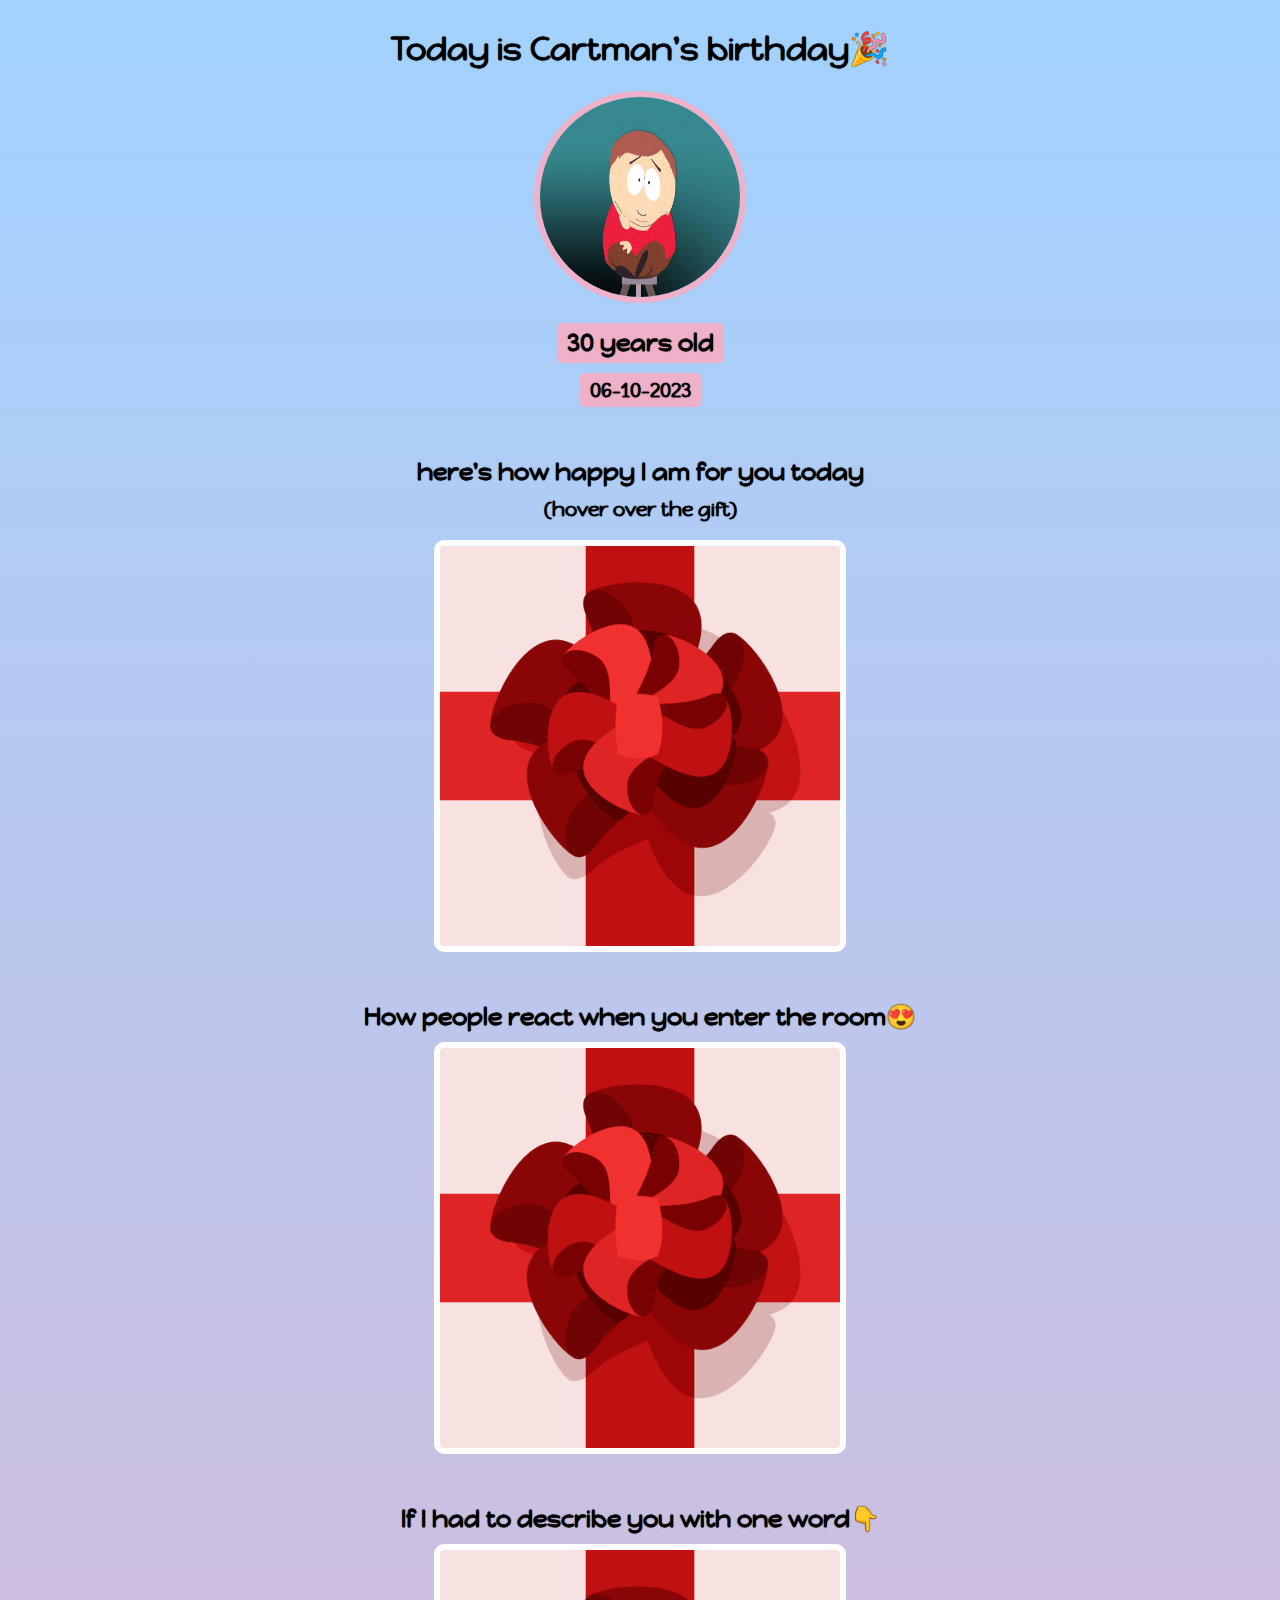
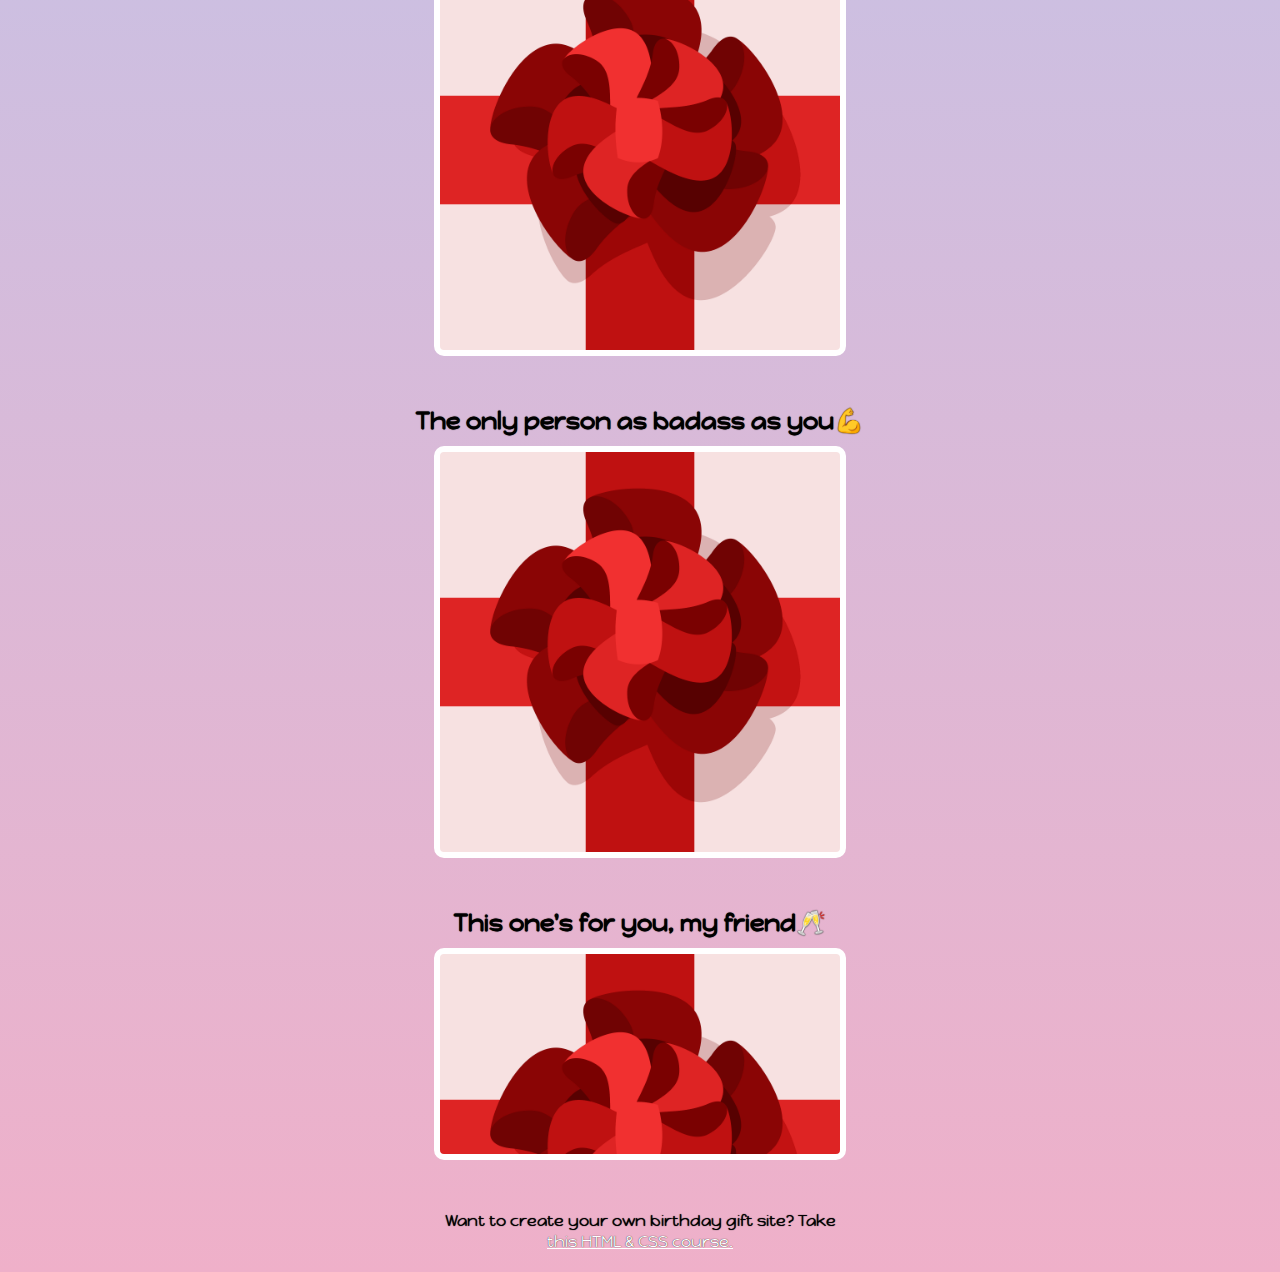
<file: index.html>
<!DOCTYPE html>
<html lang="en">

<head>
    <meta charset="UTF-8">
    <meta http-equiv="X-UA-Compatible" content="IE=edge">
    <meta name="viewport" content="width=device-width, initial-scale=1.0">
    <title>birthday</title>
    <link rel="preconnect" href="https://fonts.googleapis.com">
    <link rel="preconnect" href="https://fonts.gstatic.com" crossorigin>
    <link href="https://fonts.googleapis.com/css2?family=Happy+Monkey:wght@400;800&display=swap" rel="stylesheet">
    <link rel="stylesheet" href="index.css">

</head>

<body>
    <div id="header">
        <h1>Today is Cartman's birthday🎉</h1>
        <img id="bff-img" src="gift-img/mgid_arc_imageassetref_shared.southpark.us.jpg" wi>
        <h2 id="bday-age">30 years old</h2>
        <h3 id="bday-date">06-10-2023</h3>
    </div>
    <div class="gift-section">
        <h2 class="gift-title">here's how happy I am for you today</h2>
        <h3 class="gift-hint">(hover over the gift)</h3>
        <div class="gift-img" id="gift-happy"></div>
    </div>
    <div class="gift-section">
        <h2 class="gift-title">How people react when you enter the room😍</h2>
        <div class="gift-img" id="gift-image"></div>
    </div>
    <div class="gift-section">
        <h2 class="gift-title">If I had to describe you with one word👇</h2>
        <div class="gift-img" id="gift-genius"></div>
    </div>
    <div class="gift-section">
        <h2 class="gift-title">The only person as badass as you💪</h2>
        <div class="gift-img" id="gift-badass"></div>
    </div>
    <div class="gift-section">
        <h2 class="gift-title">This one's for you, my friend🥂</h2>
        <div class="gift-img" id="gift-cheers"></div>
    </div>

    <footer>
        <p>Want to create your own birthday gift site? Take <br> <a href="https://scrimba.com/learn/htmlandcss">this
                HTML & CSS course.</a> </p>
    </footer>



</body>

</html>
</file>
<file: index.css>
body {
    font-family: 'Happy Monkey', cursive;
    text-align: center;
    background: linear-gradient(#a2d2ff, #efb0c9);
}

#bff-img {
    border-radius: 270%;
    width: 200px;
    height: 200px;
    display: block;
    margin-left: auto;
    margin-right: auto;
    border: solid 6px#efb0c9;
}


h1,
h2,
h3,
h4,
p {
    text-shadow: 0px 0px 1px black;
}

#bday-age {
    background: #efb0c9;
    padding: 5px 10px;
    border-radius: 5px;
    margin-bottom: 10px;

}

#bday-date {
    margin: 0px;
    background: #efb0c9;
    padding: 5px 10px;
    border-radius: 5px
}

#header {
    display: flex;
    flex-direction: column;
    justify-content: center;
    align-items: center;

}

.gift-img {
    width: 400px;
    border: 6px solid white;
    border-radius: 10px;
    height: 400px;
    background-image: url(gift-img/gift.png);
    background-size: cover;
    margin-left: auto;
    margin-right: auto;
    margin-top: 10px;
    margin-bottom: 50px;

}

#gift-happy:hover {
    background-image: url(gift-img/john-cena-dance.gif);
}

.gift-section {
    margin-top: 50px;
    margin-bottom: 50px;
}


.gift-title {
    margin-bottom: 0;
}

.gift-hint {
    margin-top: 10px;
}

#gift-image {
    width: 400px;
    border: 6px solid white;
    border-radius: 10px;
    height: 400px;
    background-image: url(gift-img/gift.png);
    background-size: cover;
    margin-left: auto;
    margin-right: auto;

}

#gift-image:hover {
    background-image: url(gift-img/lips-cute-girl.gif);
}

#gift-genius:hover {
    background-image: url(gift-img/genius-mona-lisa-head-shake-meme-n2wmg0e0j03izrx8.gif);
}

#gift-badass:hover {
    background-image: url(gift-img/wink-wink-dwayne-johnson.gif);
}

#gift-cheers {
    height: 200px;
}

#gift-cheers:hover {
    background-image: url(gift-img/giphy.gif);
}

footer {
    width: 400px;
    margin: 40px auto 20px;
}

a {
    color: white;
}
</file>
